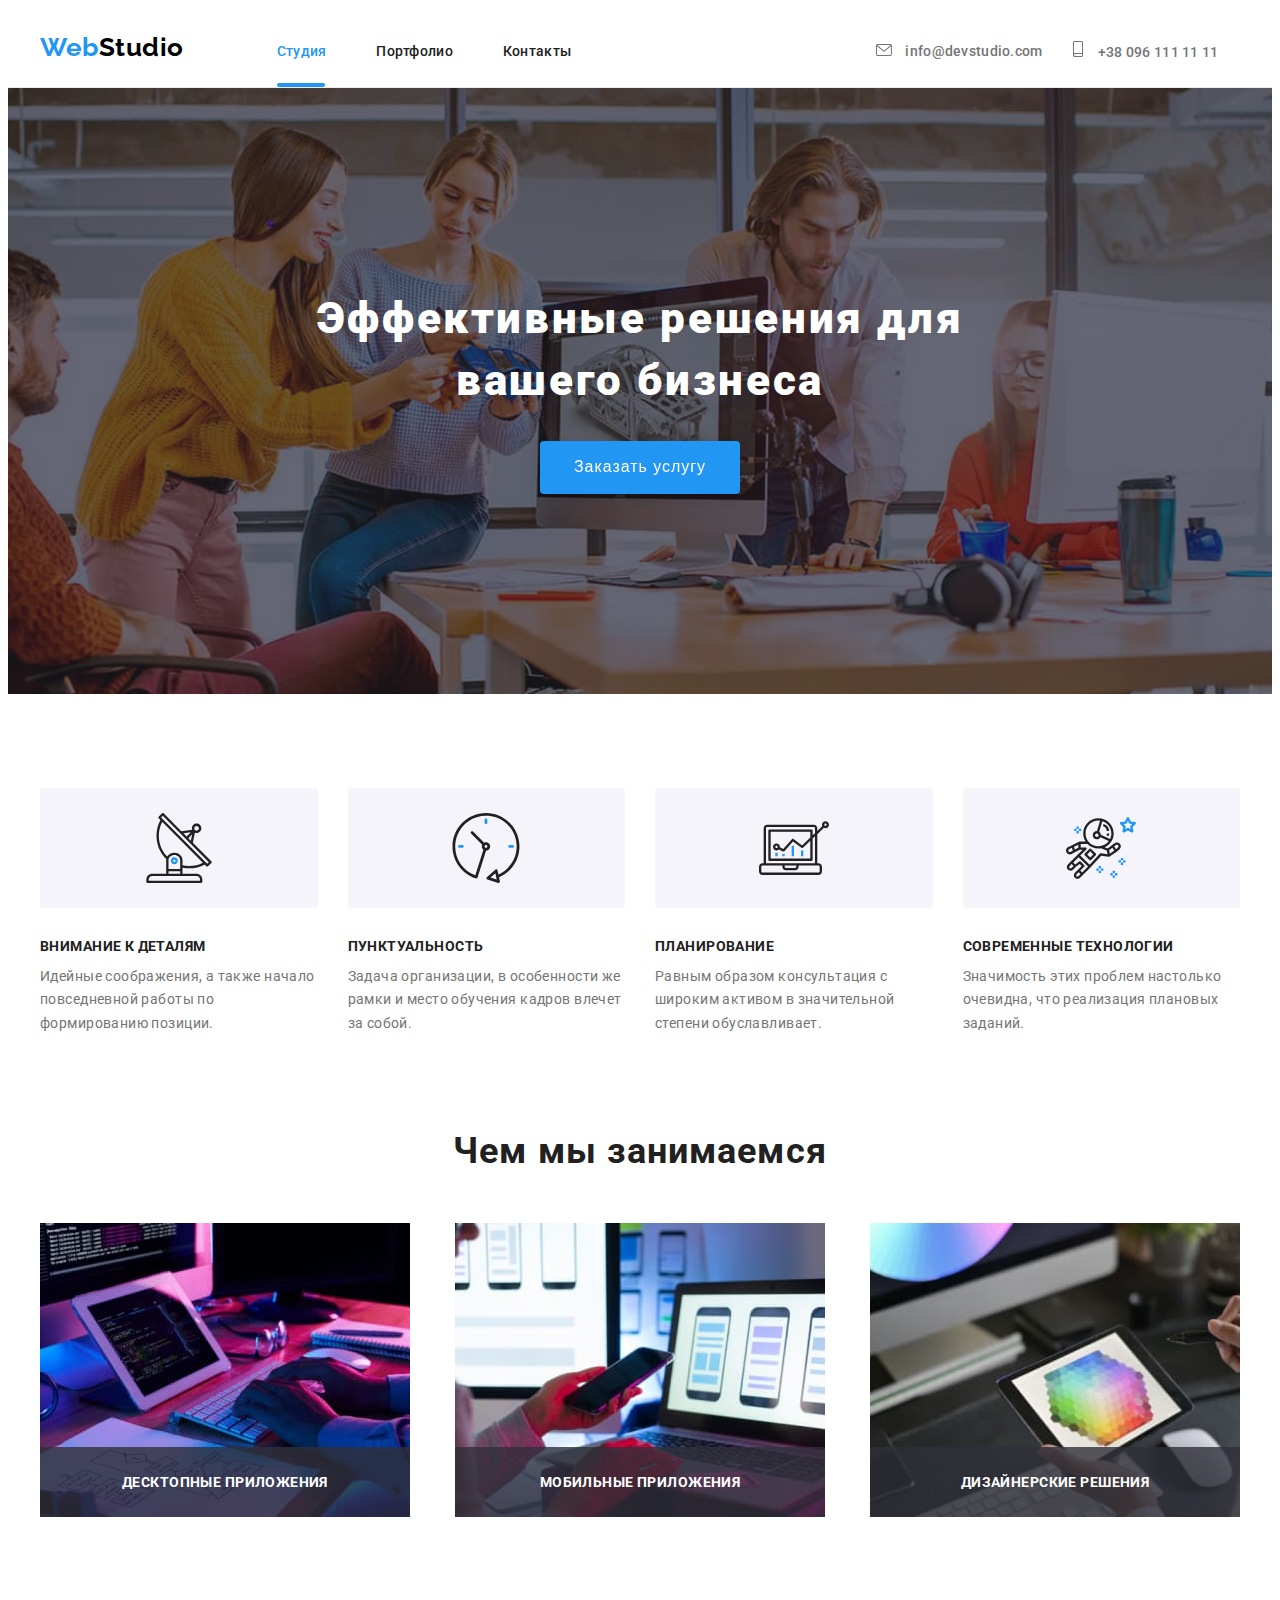
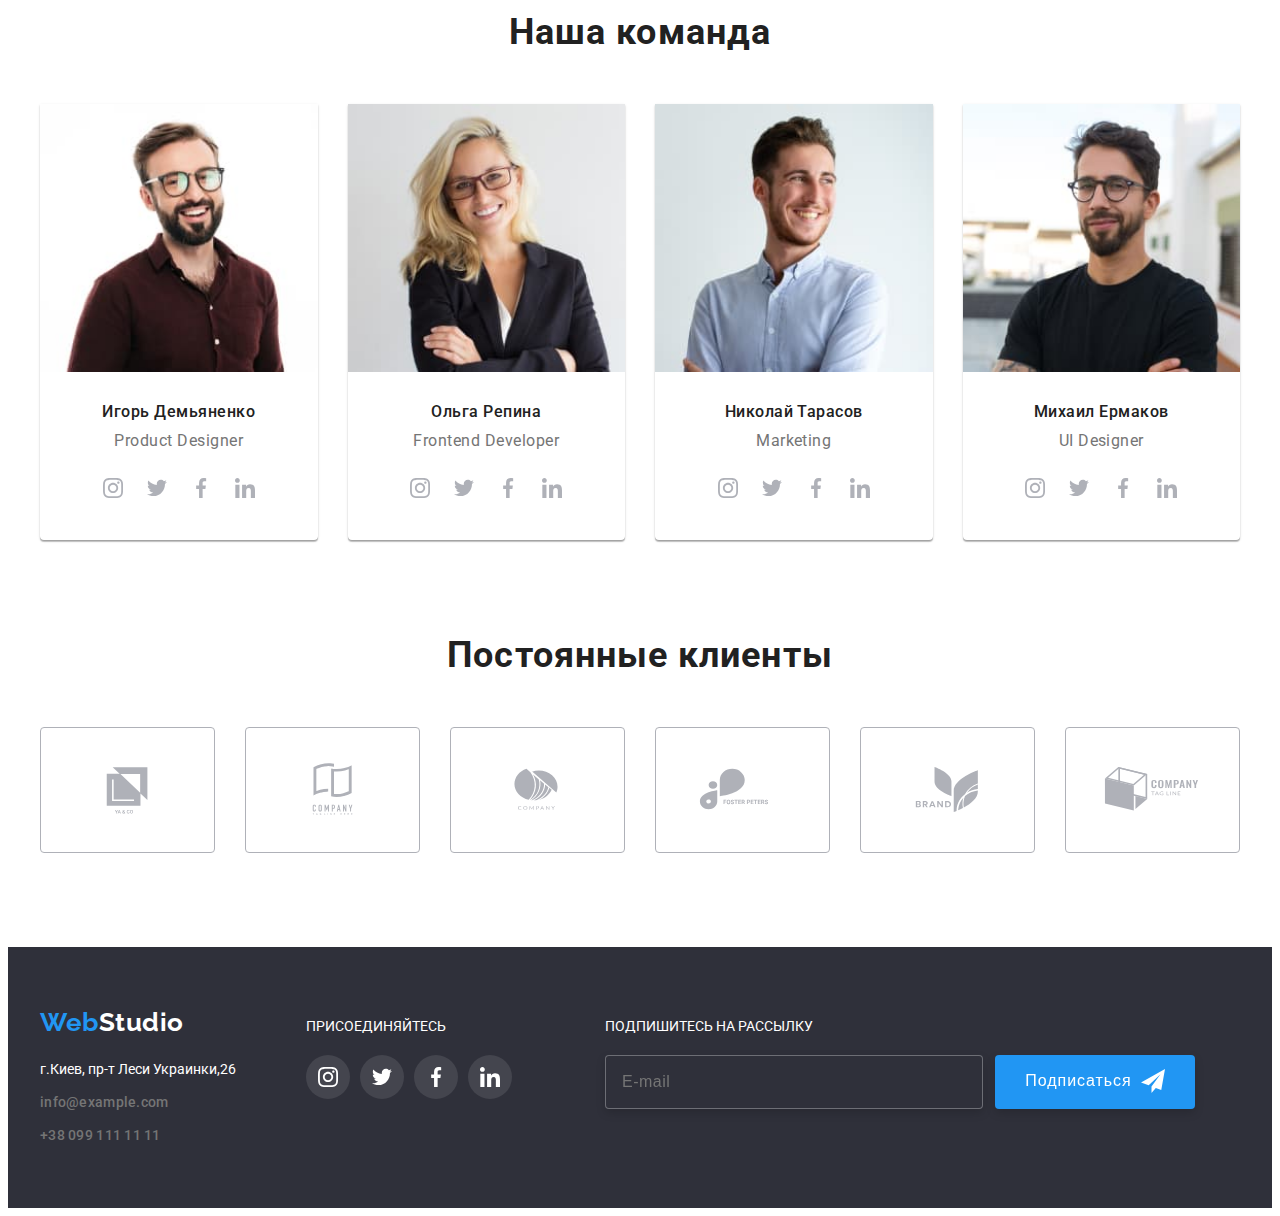
<file: index.html>
<!DOCTYPE html>
<html lang="ru">

<head>
    <meta charset="UTF-8">
    <meta http-equiv="X-UA-Compatible" content="IE=edge">
    <meta name="viewport" content="width=device-width, initial-scale=1.0">
    <title>Document</title>
    <link rel="preconnect" href="https://fonts.googleapis.com">
    <link rel="preconnect" href="https://fonts.gstatic.com" crossorigin>
    <link
        href="https://fonts.googleapis.com/css2?family=Raleway:wght@700&family=Roboto:wght@400;500;700;900&display=swap"
        rel="stylesheet">
    <link rel="stylesheet" href="https://cdnjs.cloudflare.com/ajax/libs/modern-normalize/1.1.0/modern-normalize.min.css"
        integrity="sha512-wpPYUAdjBVSE4KJnH1VR1HeZfpl1ub8YT/NKx4PuQ5NmX2tKuGu6U/JRp5y+Y8XG2tV+wKQpNHVUX03MfMFn9Q=="
        crossorigin="anonymous" referrerpolicy="no-referrer" />
    <link rel="stylesheet" href="./css/main.min.css" />
</head>

<body>
    <!-- Шапка сайта -->
    <header class="page-header">
        <div class="container basic-nav">
            <a href="/" class="basic-nav__logo"><span class="basic-nav__logo--blue">Web</span>Studio</a>
            <button type="button" class="menu-button is-open" aria-expanded="false" aria-controls="menu-container"
                data-menu-button>
                <svg width="24" height="18" aria-label="Переключатель мобильного меню">
                    <use class="icon-menu" href="./images/icons.svg#icon-menu"></use>
                    <use class="navigation-close" href="./images/icons.svg#navigation-close"></use>

                </svg>
            </button>
            <div class="menu-container" id="menu-container" data-menu>
                <nav>
                    <ul class="site-nav">
                        <li class="site-nav__item"><a href="./index.html"
                                class="site-nav__link site-nav__link--current site-nav__link--first">Студия</a></li>
                        <li class="site-nav__item"><a href="./portfolio.html" class="site-nav__link">Портфолио</a></li>
                        <li class="site-nav__item"><a href="#" class="site-nav__link">Контакты</a></li>
                    </ul>
                </nav>
                <ul class="header-contact">
                    <li class="header-contact__item"><a href="mailto:info@devstudio.com" class="header-contact__link">
                            <svg class="header-contact__icon" width="16" height="12">
                                <use href="./images/icons.svg#icon-envelope"></use>
                            </svg>
                            <span>info@devstudio.com</span></a></li>
                    <li class="header-contact__item"><a href="tel:+380961111111" class="header-contact__link header-contact__link--blue">
                            <svg class="header-contact__icon" width="12" height="16">
                                <use href="./images/icons.svg#icon-smartphone"></use>
                            </svg>
                            <span>+38 096 111 11 11</span></a></li>
                </ul>
                <ul class="mobile-list">
                    <li class="mobile-list__item">
                        <a href="#" aria-label="instagram" class="mobile-list__link">Instagram</a>
                    </li>
                    <li class="mobile-list__item">
                        <a href="#" aria-label="instagram" class="mobile-list__link">Twitter</a>
                    </li>
                    <li class="mobile-list__item">
                        <a href="#" aria-label="instagram" class="mobile-list__link">Facebook</a>
                    </li>
                    <li class="mobile-list__item">
                        <a href="#" aria-label="instagram" class="mobile-list__link">Linkedin</a>
                    </li>
                </ul>
            </div>
        </div>
    </header>
    <main>
        <!-- Текст на фоне -->
        <section class="hero">
            <div class="container">
                <h1 class="hero__title">Эффективные решения для вашего бизнеса</h1>
                <button type="button" class="hero__button" data-modal-open>Заказать услугу</button>
                <div class="backdrop is-hidden" data-modal>
                    <div class="modal">

                        <button class="modal__close-button" data-modal-close>
                            <svg class="modal__icon" width="18" height="18">
                                <use href="./images/icons.svg#icon-close"></use>
                            </svg>
                        </button>
                        <p class="modal__title">Оставьте свои данные, мы вам перезвоним</p>
                        <form class="form js-speaker-form">

                            <label class="form-field">
                                <span class="form-field__label">Имя</span>
                                <div class="form-field__box">
                                    <input type="text" name="name" class="form-field__input" />
                                    <svg class="form-field__icon" width="18" height="18">
                                        <use href="./images/icons.svg#icon-person"></use>
                                    </svg>
                                </div>
                            </label>

                            <label class="form-field">
                                <span class="form-field__label">Телефон</span>
                                <div class="form-field__box">
                                    <input type="tel" name="tel" class="form-field__input" />
                                    <svg class="form-field__icon" width="18" height="18">
                                        <use href="./images/icons.svg#icon-phone"></use>
                                    </svg>
                                </div>
                            </label>

                            <label class="form-field">
                                <span class="form-field__label">Почта</span>
                                <div class="form-field__box">
                                    <input type="email" name="email" class="form-field__input" />
                                    <svg class="form-field__icon" width="18" height="18">
                                        <use href="./images/icons.svg#icon-email"></use>
                                    </svg>
                                </div>
                            </label>

                            <label class="form-field">
                                <span class="form-field__label">Комментарий</span>
                                <textarea class="form-field__textarea" name="text"
                                    placeholder="Введите текст"></textarea>
                            </label>

                            <label class="checkbox">
                                <input class="checkbox__input" type="checkbox" name="" value="consent" />
                                <svg class="checkbox__icon" width="16" height="15">
                                    <use href="./images/icons.svg#icon-check"></use>
                                </svg>
                                Соглашаюсь с рассылкой и принимаю <a href="#" class="checkbox__link">Условия
                                    договора</a>
                            </label>

                            <button class="modal__button" type="submit">Отправить</button>
                        </form>
                    </div>
                </div>
            </div>
        </section>
        <!-- Наши преимущества -->
        <section class="section advantages">
            <div class="container">
                <ul class="advantage">
                    <li class="advantage__item">
                        <div class="advantage__icon">
                            <svg height="70" width="70">
                                <use href="./images/icons.svg#icon-antenna"></use>
                            </svg>
                        </div>
                        <h2 class="advantage__title">Внимание к деталям</h2>
                        <p class="advantage__description">
                            Идейные соображения, а также начало повседневной работы по формированию позиции.
                        </p>
                    </li>
                    <li class="advantage__item">
                        <div class="advantage__icon">
                            <svg height="70" width="70">
                                <use href="./images/icons.svg#icon-clock"></use>
                            </svg>
                        </div>
                        <h2 class="advantage__title">Пунктуальность</h2>
                        <p class="advantage__description">
                            Задача организации, в особенности же рамки и место обучения кадров влечет за собой.
                        </p>
                    </li>
                    <li class="advantage__item">
                        <div class="advantage__icon">
                            <svg height="70" width="70">
                                <use href="./images/icons.svg#icon-diagram"></use>
                            </svg>
                        </div>
                        <h2 class="advantage__title">Планирование</h2>
                        <p class="advantage__description">
                            Равным образом консультация с широким активом в значительной степени обуславливает.
                        </p>
                    </li>
                    <li class="advantage__item">
                        <div class="advantage__icon">
                            <svg height="70" width="70">
                                <use href="./images/icons.svg#icon-astronaut"></use>
                            </svg>
                        </div>
                        <h2 class="advantage__title">Современные технологии</h2>
                        <p class="advantage__description">
                            Значимость этих проблем настолько очевидна, что реализация плановых заданий.
                        </p>
                    </li>
                </ul>
            </div>
        </section>
        <!-- Чем занимаемся -->
        <section class="section work">
            <div class="container">
                <h2 class="work__title">Чем мы занимаемся</h2>
                <ul class="work-list">
                    <li class="work-list__item"><a href="#"><img 
                        srcset="./images/photo1.jpg 1x,
                        ./images/photo1r.jpg 2x" src="./images/photo1.jpg" alt="Ноутбук" width="370" />
                            <div class="work-list__box">
                                <p class="work-list__title">Десктопные приложения</p>
                            </div>
                        </a>
                    </li>
                    <li class="work-list__item"><a href="#"><img  srcset="./images/photo2.jpg 1x,
                        ./images/photo2r.jpg 2x" src="./images/photo2.jpg" alt="Смартфон" width="370" />
                            <div class="work-list__box">
                                <p class="work-list__title">Мобильные приложения</p>
                            </div>
                        </a>
                    </li>
                    <li class="work-list__item"><a href="#"><img  srcset="./images/photo3.jpg 1x,
                        ./images/photo3r.jpg 2x" src="./images/photo3.jpg" alt="Планшет" width="370" />
                            <div class="work-list__box">
                                <p class="work-list__title">Дизайнерские решения</p>
                            </div>
                        </a>
                    </li>
                </ul>
            </div>
        </section>
        <!-- Команда -->
        <section class="section team-work">
            <div class="container">
                <h2 class="team-work__title">Наша команда</h2>
                <ul class="team">
                    <li class="team__item">
                    <img  srcset="
                    ./images/img01.jpg 1x, 
                    ./images/img01r.jpg 2x"
                    src="./images/img01.jpg" alt="Фото Игоря Демьяненко" width="100%" />
                        <div class="team-members">
                            <h3 class="team-members__name">Игорь Демьяненко</h3>
                            <p lang="en" class="team-members__profession">Product Designer</p>
                            <ul class="social-list">
                                <li><a href="#" aria-label="instagram" class="social-list__network">
                                        <svg class="social-list__icon" width="20" height="20">
                                            <use href="./images/icons.svg#icon-instagram"></use>
                                        </svg>
                                    </a>
                                </li>
                                <li><a href="#" aria-label="twitter" class="social-list__network">
                                        <svg class="social-list__icon" width="20" height="20">
                                            <use href="./images/icons.svg#icon-twitter"></use>
                                        </svg>
                                    </a></li>
                                <li><a href="#" aria-label="facebook" class="social-list__network">
                                        <svg class="social-list__icon" width="20" height="20">
                                            <use href="./images/icons.svg#icon-facebook"></use>
                                        </svg>
                                    </a></li>
                                <li><a href="#" aria-label="linkedin" class="social-list__network">
                                        <svg class="social-list__icon" width="20" height="20">
                                            <use href="./images/icons.svg#icon-linkedin"></use>
                                        </svg>
                                    </a></li>
                            </ul>
                        </div>
                    </li>
                    <li class="team__item">
                        <img 
                        srcset="
                        ./images/img02.jpg 1x,
                        ./images/img02r.jpg 2x"
                        src="./images/img02.jpg" alt="Фото Ольги Репины" width="100%" />
                        <div class="team-members">
                            <h3 class="team-members__name">Ольга Репина</h3>
                            <p lang="en" class="team-members__profession">Frontend Developer</p>
                            <ul class="social-list">
                                <li><a href="#" aria-label="instagram" class="social-list__network">
                                        <svg class="social-list__icon" width="20" height="20">
                                            <use href="./images/icons.svg#icon-instagram"></use>
                                        </svg>
                                    </a>
                                </li>
                                <li><a href="#" aria-label="twitter" class="social-list__network">
                                        <svg class="social-list__icon" width="20" height="20">
                                            <use href="./images/icons.svg#icon-twitter"></use>
                                        </svg>
                                    </a></li>
                                <li><a href="#" aria-label="facebook" class="social-list__network">
                                        <svg class="social-list__icon" width="20" height="20">
                                            <use href="./images/icons.svg#icon-facebook"></use>
                                        </svg>
                                    </a></li>
                                <li><a href="#" aria-label="linkedin" class="social-list__network">
                                        <svg class="social-list__icon" width="20" height="20">
                                            <use href="./images/icons.svg#icon-linkedin"></use>
                                        </svg>
                                    </a></li>
                            </ul>
                        </div>
                    </li>
                    <li class="team__item">
                        <img 
                        srcset="
                        ./images/img03.jpg 1x,
                        ./images/img03r.jpg 2x"
                        src="./images/img03.jpg" alt="Фото Николая Тарасова" width="100%" />
                        <div class="team-members">
                            <h3 class="team-members__name">Николай Тарасов</h3>
                            <p lang="en" class="team-members__profession">Marketing</p>
                            <ul class="social-list">
                                <li><a href="#" aria-label="instagram" class="social-list__network">
                                        <svg class="social-list__icon" width="20" height="20">
                                            <use href="./images/icons.svg#icon-instagram"></use>
                                        </svg>
                                    </a>
                                </li>
                                <li><a href="#" aria-label="twitter" class="social-list__network">
                                        <svg class="social-list__icon" width="20" height="20">
                                            <use href="./images/icons.svg#icon-twitter"></use>
                                        </svg>
                                    </a></li>
                                <li><a href="#" aria-label="facebook" class="social-list__network">
                                        <svg class="social-list__icon" width="20" height="20">
                                            <use href="./images/icons.svg#icon-facebook"></use>
                                        </svg>
                                    </a></li>
                                <li><a href="#" aria-label="linkedin" class="social-list__network">
                                        <svg class="social-list__icon" width="20" height="20">
                                            <use href="./images/icons.svg#icon-linkedin"></use>
                                        </svg>
                                    </a></li>
                            </ul>
                        </div>
                    </li>
                    <li class="team__item">
                        <img 
                        srcset="
                        ./images/img04.jpg 1x,
                        ./images/img04r.jpg 2x"
                        src="./images/img04.jpg" alt="Фото Михаила Ермакова" width="100%" />
                        <div class="team-members">
                            <h3 class="team-members__name">Михаил Ермаков</h3>
                            <p lang="en" class="team-members__profession">UI Designer</p>
                            <ul class="social-list">
                                <li><a href="#" aria-label="instagram" class="social-list__network">
                                        <svg class="social-list__icon" width="20" height="20">
                                            <use href="./images/icons.svg#icon-instagram"></use>
                                        </svg>
                                    </a>
                                </li>
                                <li><a href="#" aria-label="twitter" class="social-list__network">
                                        <svg class="social-list__icon" width="20" height="20">
                                            <use href="./images/icons.svg#icon-twitter"></use>
                                        </svg>
                                    </a></li>
                                <li><a href="#" aria-label="facebook" class="social-list__network">
                                        <svg class="social-list__icon" width="20" height="20">
                                            <use href="./images/icons.svg#icon-facebook"></use>
                                        </svg>
                                    </a></li>
                                <li><a href="#" aria-label="linkedin" class="social-list__network">
                                        <svg class="social-list__icon" width="20" height="20">
                                            <use href="./images/icons.svg#icon-linkedin"></use>
                                        </svg>
                                    </a></li>
                            </ul>
                        </div>
                    </li>
                </ul>
            </div>
        </section>
        <!-- Клиенты -->
        <section class="section customers">
            <div class="container">
                <h2 class="customers__title">Постоянные клиенты</h2>
                <ul class="customers-list">
                    <li class="customers-list__item"><a href="#" class="customers-list__link">
                            <svg class="customers-list__icon" width="106" height="60">
                                <use href="./images/icons.svg#icon-logo1"></use>
                            </svg>
                        </a></li>
                    <li class="customers-list__item"><a href="#" class="customers-list__link">
                            <svg class="customers-list__icon" width="106" height="60">
                                <use href="./images/icons.svg#icon-logo2"></use>
                            </svg>
                        </a></li>
                    <li class="customers-list__item"><a href="#" class="customers-list__link">
                            <svg class="customers-list__icon" width="106" height="60">
                                <use href="./images/icons.svg#icon-logo3"></use>
                            </svg>
                        </a></li>
                    <li class="customers-list__item"><a href="#" class="customers-list__link">
                            <svg class="customers-list__icon" width="106" height="60">
                                <use href="./images/icons.svg#icon-logo4"></use>
                            </svg>
                        </a></li>
                    <li class="customers-list__item"><a href="#" class="customers-list__link">
                            <svg class="customers-list__icon" width="106" height="60">
                                <use href="./images/icons.svg#icon-logo5"></use>
                            </svg>
                        </a></li>
                    <li class="customers-list__item"><a href="#" class="customers-list__link">
                            <svg class="customers-list__icon" width="106" height="60">
                                <use href="./images/icons.svg#icon-logo6"></use>
                            </svg>
                        </a></li>
                </ul>
            </div>

        </section>
    </main>
    <footer class="footer section">
        <div class="container">
            <ul class="footer-content">
                <li class="address-footer">
                    <a href="/" class="address-footer__logo"><span class="address-footer__logo--blue">Web</span><span
                            class="address-footer__logo--white">Studio</span></a>
                    <address>
                        <ul class="footer-contact">
                            <li class="footer-contact__item"><a
                                    href="https://www.google.com.ua/maps/place/%D0%B1%D1%83%D0%BB.+%D0%9B%D0%B5%D1%81%D0%B8+%D0%A3%D0%BA%D1%80%D0%B0%D0%B8%D0%BD%D0%BA%D0%B8,+26,+%D0%9A%D0%B8%D0%B5%D0%B2,+02000/@50.4265841,30.5361971,17z/data=!3m1!4b1!4m5!3m4!1s0x40d4cf0e033ecbe9:0x57a4dffefec77da0!8m2!3d50.4265807!4d30.5383858?hl=ru"
                                    class="footer-contact__address-link">г.Киев, пр-т Леси Украинки,26</a></li>
                            <li class="footer-contact__item"><a href="mailto:info@example.com"
                                    class="footer-contact__link">info@example.com</a>
                            </li>
                            <li class="footer-contact__item"><a href="tel:+380991111111"
                                    class="footer-contact__link">+38 099 111 11 11</a></li>
                        </ul>
                    </address>
                </li>


                <li class="join">
                    <p class="join__title">присоединяйтесь</p>
                    <ul class="social-footer">
                        <li class="social-footer__item"><a href="#" aria-label="instagram" class="social-footer__link">
                                <svg class="social-footer__icon" width="20" height="20">
                                    <use href="./images/icons.svg#icon-instagram"></use>
                                </svg>
                            </a>
                        </li>
                        <li class="social-footer__item"><a href="#" aria-label="twitter" class="social-footer__link">
                                <svg class="social-footer__icon" width="20" height="20">
                                    <use href="./images/icons.svg#icon-twitter"></use>
                                </svg>
                            </a></li>
                        <li class="social-footer__item"><a href="#" aria-label="facebook" class="social-footer__link">
                                <svg class="social-footer__icon" width="20" height="20">
                                    <use href="./images/icons.svg#icon-facebook"></use>
                                </svg>
                            </a></li>
                        <li class="social-footer__item"><a href="#" aria-label="linkedin" class="social-footer__link">
                                <svg class="social-footer__icon" width="20" height="20">
                                    <use href="./images/icons.svg#icon-linkedin"></use>
                                </svg>
                            </a></li>
                    </ul>
                </li>
                <li class="sign-up">
                    <p class="sign-up__title">Подпишитесь на рассылку</p>
                    <form class="form-sign-up">
                        <label>
                            <input class="form-sign-up__input" type="email" placeholder="E-mail" />
                        </label>
                        <button type="submit" class="form-sign-up__button">Подписаться
                            <svg class="form-sign-up__icon" width="24" height="24">
                                <use href="./images/icons.svg#icon-send"></use>
                            </svg>
                        </button>
                    </form>
                </li>
            </ul>
        </div>
    </footer>
    <script src="./js/modal.js"></script>
    <script>
        (() => {
            document
                .querySelector('.js-speaker-form')
                .addEventListener('submit', e => {
                    e.preventDefault();

                    new FormData(e.currentTarget).forEach((value, name) =>
                        console.log(`${name}: ${value}`),
                    );

                    e.currentTarget.reset();
                });
        })();
    </script>
</body>

</html>
</file>
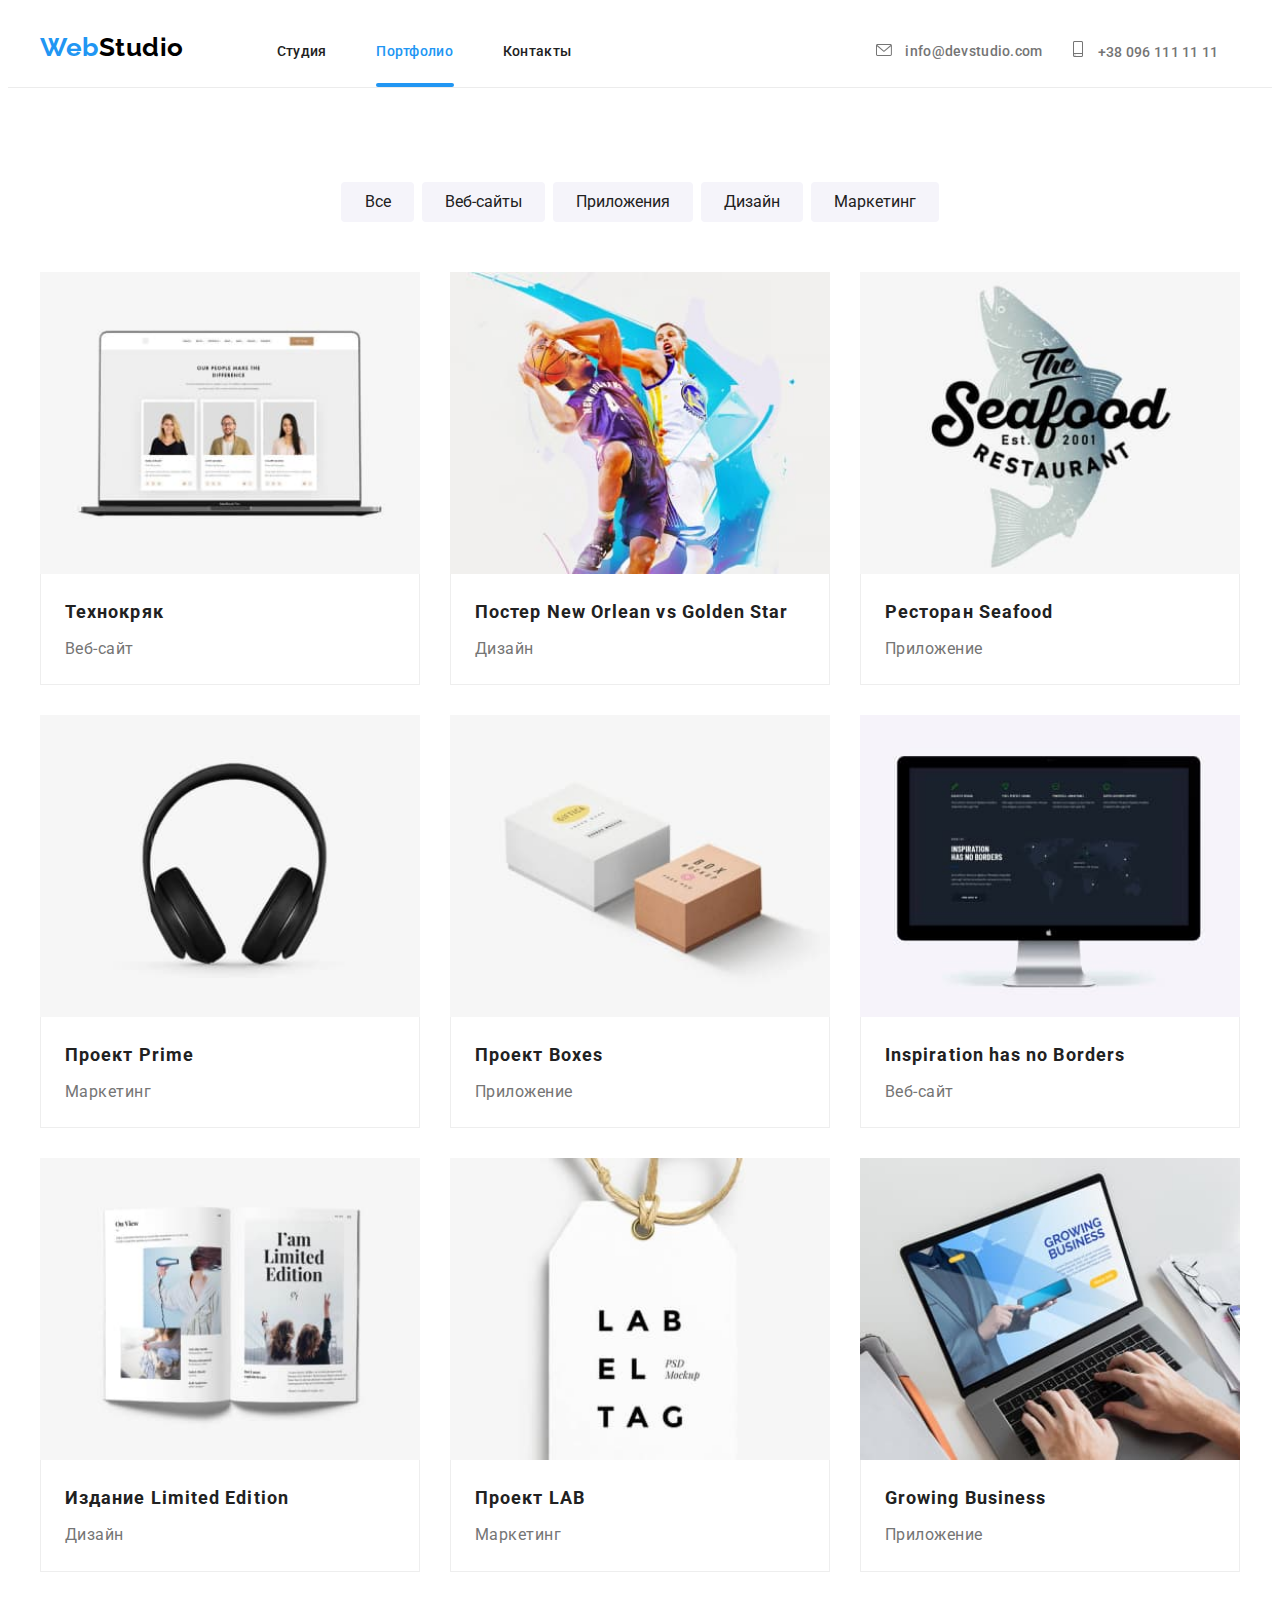
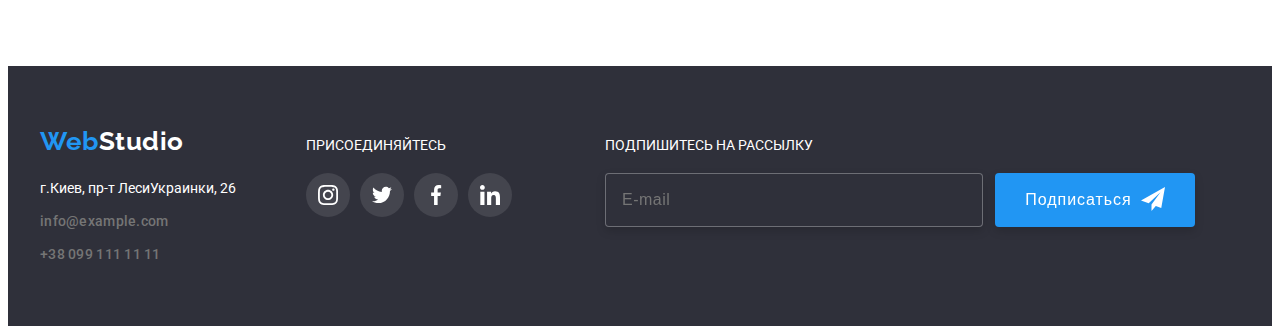
<file: portfolio.html>
<!DOCTYPE html>
<html lang="ru">

<head>
    <meta charset="UTF-8">
    <meta http-equiv="X-UA-Compatible" content="IE=edge">
    <meta name="viewport" content="width=device-width, initial-scale=1.0">
    <title>Document</title>
    <link rel="preconnect" href="https://fonts.googleapis.com">
    <link rel="preconnect" href="https://fonts.gstatic.com" crossorigin>
    <link
        href="https://fonts.googleapis.com/css2?family=Raleway:wght@700&family=Roboto:wght@400;500;700;900&display=swap"
        rel="stylesheet">
    <link rel="stylesheet" href="https://cdnjs.cloudflare.com/ajax/libs/modern-normalize/1.1.0/modern-normalize.min.css"
        integrity="sha512-wpPYUAdjBVSE4KJnH1VR1HeZfpl1ub8YT/NKx4PuQ5NmX2tKuGu6U/JRp5y+Y8XG2tV+wKQpNHVUX03MfMFn9Q=="
        crossorigin="anonymous" referrerpolicy="no-referrer" />
    <link rel="stylesheet" href="./css/main.min.css" />
</head>

<body>
    <!-- Шапка сайта -->
    <header class="page-header">
        <div class="container basic-nav">
            <a href="/" class="basic-nav__logo"><span class="basic-nav__logo--blue">Web</span>Studio</a>
            <button type="button" class="menu-button is-open" aria-expanded="false" aria-controls="menu-container"
            data-menu-button>
            <svg width="24" height="18" aria-label="Переключатель мобильного меню">
                <use class="icon-menu" href="./images/icons.svg#icon-menu"></use>
                <use class="navigation-close" href="./images/icons.svg#navigation-close"></use>

            </svg>
        </button>
        <div class="menu-container" id="menu-container" data-menu>
            <nav>
                <ul class="site-nav">
                    <li class="site-nav__item"><a href="./index.html" class="site-nav__link">Студия</a></li>
                    <li class="site-nav__item"><a href="./portfolio.html" class="site-nav__link site-nav__link--current site-nav__link--second">Портфолио</a></li>
                    <li class="site-nav__item"><a href="/Контакты" class="site-nav__link">Контакты</a></li>
                </ul>
            </nav>
            <ul class="header-contact">
                <li class="header-contact__item"><a href="mailto:info@devstudio.com" class="header-contact__link">
                        <svg class="header-contact__icon" width="16" height="12">
                            <use href="./images/icons.svg#icon-envelope"></use>
                        </svg>
                        <span>info@devstudio.com</span></a></li>
                <li class="header-contact__item"><a href="tel:+380961111111" class="header-contact__link header-contact__link--blue">
                        <svg class="header-contact__icon" width="12" height="16">
                            <use href="./images/icons.svg#icon-smartphone"></use>
                        </svg>
                        <span>+38 096 111 11 11</span></a></li>
            </ul>
            <ul class="mobile-list">
                <li class="mobile-list__item">
                    <a href="#" aria-label="instagram" class="mobile-list__link">Instagram</a>
                </li>
                <li class="mobile-list__item">
                    <a href="#" aria-label="instagram" class="mobile-list__link">Twitter</a>
                </li>
                <li class="mobile-list__item">
                    <a href="#" aria-label="instagram" class="mobile-list__link">Facebook</a>
                </li>
                <li class="mobile-list__item">
                    <a href="#" aria-label="instagram" class="mobile-list__link">Linkedin</a>
                </li>
            </ul>
            </div>
        </div>
    </header>
    <main>
        <!-- Кнопкы -->
        <section class="section portfolio">
            <div class="container">
                <h1 class="hide">Проекты</h1>
                <ul class="filters">
                    <li class="filters__item"> <button type="button" class="filters__button">Все</button></li>
                    <li class="filters__item"> <button type="button" class="filters__button">Веб-сайты</button></li>
                    <li class="filters__item"> <button type="button" class="filters__button">Приложения</button></li>
                    <li class="filters__item"> <button type="button" class="filters__button">Дизайн</button></li>
                    <li class="filters__item"> <button type="button" class="filters__button">Маркетинг</button></li>
                </ul>
                <!-- Проекты -->
                <ul class="projects">
                    <li class="projects__item">
                        <div class="projects__thumb">
                            <img srcset="
                        ./images/img11.jpg 1x,
                        ./images/img11r.jpg 2x"
                            src="./images/img11.jpg" alt="Ноутбук" width="100%" />
                            <div class="projects__overlay">
                                <p class="projects__content">Технокряк это современная площадка распространения
                                    коронавируса. Компании используют эту платформу для цифрового шпионажа и атак на
                                    защищённые сервера конкурентов.</p>
                            </div>
                        </div>
                        <div class="projects__caption">
                            <h2 class="projects__title">Технокряк</h2>
                            <p class="projects__description">Веб-сайт</p>
                        </div>
                    </li>
                    <li class="projects__item">
                        <div class="projects__thumb">
                            <img srcset="
                            ./images/img21.jpg 1x,
                            ./images/img21r.jpg 2x"
                            src="./images/img21.jpg" alt="Баскетболисты" width="100%" />
                            <div class="projects__overlay">
                                <p class="projects__content">Технокряк это современная площадка распространения
                                    коронавируса. Компании используют эту платформу для цифрового шпионажа и атак на
                                    защищённые сервера конкурентов.</p>
                            </div>
                        </div>
                        <div class="projects__caption">
                            <h2 class="projects__title">Постер New Orlean vs Golden Star</h2>
                            <p class="projects__description">Дизайн</p>
                        </div>
                    </li>
                    <li class="projects__item">
                        <div class="projects__thumb">
                            <img srcset="
                            ./images/img31.jpg 1x,
                            ./images/img31r.jpg 2x"
                            src="./images/img31.jpg" alt="Логотип ресторана" width="100%" />
                            <div class="projects__overlay">
                                <p class="projects__content">Технокряк это современная площадка распространения
                                    коронавируса. Компании используют эту платформу для цифрового шпионажа и атак на
                                    защищённые сервера конкурентов.</p>
                            </div>
                        </div>
                        <div class="projects__caption">
                            <h2 class="projects__title">Ресторан Seafood</h2>
                            <p class="projects__description">Приложение</p>
                        </div>
                    </li>
                    <li class="projects__item">
                        <div class="projects__thumb">
                            <img srcset="
                            ./images/img41.jpg 1x,
                            ./images/img41r.jpg 2x"
                            src="./images/img41.jpg" alt="Наушники" width="100%" />
                            <div class="projects__overlay">
                                <p class="projects__content">Технокряк это современная площадка распространения
                                    коронавируса. Компании используют эту платформу для цифрового шпионажа и атак на
                                    защищённые сервера конкурентов.</p>
                            </div>
                        </div>
                        <div class="projects__caption">
                            <h2 class="projects__title">Проект Prime</h2>
                            <p class="projects__description">Маркетинг</p>
                        </div>
                    </li>
                    <li class="projects__item">
                        <div class="projects__thumb">
                            <img srcset="
                            ./images/img51.jpg 1x,
                            ./images/img51r.jpg 2x"
                            src="./images/img51.jpg" alt="Коробки" width="100%" />
                            <div class="projects__overlay">
                                <p class="projects__content">Технокряк это современная площадка распространения
                                    коронавируса. Компании используют эту платформу для цифрового шпионажа и атак на
                                    защищённые сервера конкурентов.</p>
                            </div>
                        </div>
                        <div class="projects__caption">
                            <h2 class="projects__title">Проект Boxes</h2>
                            <p class="projects__description">Приложение</p>
                        </div>
                    </li>
                    <li class="projects__item">
                        <div class="projects__thumb">
                            <img srcset="
                            ./images/img61.jpg 1x,
                            ./images/img61r.jpg 2x"
                            src="./images/img61.jpg" alt="Монитор" width="100%" />
                            <div class="projects__overlay">
                                <p class="projects__content">Технокряк это современная площадка распространения
                                    коронавируса. Компании используют эту платформу для цифрового шпионажа и атак на
                                    защищённые сервера конкурентов.</p>
                            </div>
                        </div>
                        <div class="projects__caption">
                            <h2 class="projects__title">Inspiration has no Borders</h2>
                            <p class="projects__description">Веб-сайт</p>
                        </div>
                    </li>
                    <li class="projects__item">
                        <div class="projects__thumb">
                            <img srcset="
                        ./images/img71.jpg 1x,
                        ./images/img71r.jpg 2x"
                            src="./images/img71.jpg" alt="Журнал" width="100%" />
                            <div class="projects__overlay">
                                <p class="projects__content">Технокряк это современная площадка распространения
                                    коронавируса. Компании используют эту платформу для цифрового шпионажа и атак на
                                    защищённые сервера конкурентов.</p>
                            </div>
                        </div>
                        <div class="projects__caption">
                            <h2 class="projects__title">Издание Limited Edition</h2>
                            <p class="projects__description">Дизайн</p>
                        </div>
                    </li>
                    <li class="projects__item">
                        <div class="projects__thumb">
                            <img srcset="
                        ./images/img81.jpg 1x,
                        ./images/img81r.jpg 2x"
                            src="./images/img81.jpg" alt="Лейбл" width="100%" />
                            <div class="projects__overlay">
                                <p class="projects__content">Технокряк это современная площадка распространения
                                    коронавируса. Компании используют эту платформу для цифрового шпионажа и атак на
                                    защищённые сервера конкурентов.</p>
                            </div>
                        </div>
                        <div class="projects__caption">
                            <h2 class="projects__title">Проект LAB</h2>
                            <p class="projects__description">Маркетинг</p>
                        </div>
                    </li>
                    <li class="projects__item">
                        <div class="projects__thumb"> 
                            <img srcset="
                            ./images/img91.jpg 1x,
                            ./images/img91r.jpg 2x"
                            src="./images/img91.jpg" alt="Компьютер" width="100%" />
                            <div class="projects__overlay">
                                <p class="projects__content">Технокряк это современная площадка распространения
                                    коронавируса. Компании используют эту платформу для цифрового шпионажа и атак на
                                    защищённые сервера конкурентов.</p>
                            </div>
                        </div>
                        <div class="projects__caption">
                            <h2 class="projects__title">Growing Business</h2>
                            <p class="projects__description">Приложение</p>
                        </div>
                    </li>
                </ul>
            </div>
        </section>

    </main>
    <footer class="footer section">
        <div class="container">
            <ul class="footer-content">
                <li class="address-footer">
                    <a href="/" class="address-footer__logo"><span class="address-footer__logo--blue">Web</span><span
                            class="address-footer__logo--white">Studio</span></a>
                    <address>
                        <ul class="footer-contact">
                            <li class="footer-contact__item"><a
                                    href="https://www.google.com.ua/maps/place/%D0%B1%D1%83%D0%BB.+%D0%9B%D0%B5%D1%81%D0%B8+%D0%A3%D0%BA%D1%80%D0%B0%D0%B8%D0%BD%D0%BA%D0%B8,+26,+%D0%9A%D0%B8%D0%B5%D0%B2,+02000/@50.4265841,30.5361971,17z/data=!3m1!4b1!4m5!3m4!1s0x40d4cf0e033ecbe9:0x57a4dffefec77da0!8m2!3d50.4265807!4d30.5383858?hl=ru"
                                    class="footer-contact__address-link">г.Киев, пр-т ЛесиУкраинки, 26</a></li>
                            <li class="footer-contact__item"><a href="mailto:info@example.com" class="footer-contact__link">info@example.com</a>
                            </li>
                            <li class="footer-contact__item"><a href="tel:+380991111111" class="footer-contact__link">+38 099 111 11 11</a></li>
                        </ul>
                    </address>
                </li>
                <li class="join">
                    <p class="join__title">присоединяйтесь</p>
                    <ul class="social-footer">
                        <li class="social-footer__item"><a href="#" aria-label="instagram" class="social-footer__link">
                                <svg class="social-footer__icon" width="20" height="20">
                                    <use href="./images/icons.svg#icon-instagram"></use>
                                </svg>
                            </a>
                        </li>
                        <li class="social-footer__item"><a href="#" aria-label="twitter" class="social-footer__link">
                                <svg class="social-footer__icon" width="20" height="20">
                                    <use href="./images/icons.svg#icon-twitter"></use>
                                </svg>
                            </a></li>
                        <li class="social-footer__item"><a href="#" aria-label="facebook" class="social-footer__link">
                                <svg class="social-footer__icon" width="20" height="20">
                                    <use href="./images/icons.svg#icon-facebook"></use>
                                </svg>
                            </a></li>
                        <li class="social-footer__item"><a href="#" aria-label="linkedin" class="social-footer__link">
                                <svg class="social-footer__icon" width="20" height="20">
                                    <use href="./images/icons.svg#icon-linkedin"></use>
                                </svg>
                            </a></li>
                    </ul>
                </li>
                <li class="sign-up">
                    <p class="sign-up__title">Подпишитесь на рассылку</p>
                    <form class="form-sign-up">
                        <label>
                            <input class="form-sign-up__input" type="email" placeholder="E-mail"/>
                        </label>
                            <button type="submit" class="form-sign-up__button">Подписаться
                                <svg class="form-sign-up__icon" width="24" height="24">
                                    <use href="./images/icons.svg#icon-send"></use>
                                </svg>
                            </button>
                    </form>
                </li>
            </ul>
        </div>
    </footer>
    <script src="./js/modal.js"></script>
    <script> (() => {
        const menuBtnRef = document.querySelector("[data-menu-button]");
        const mobileMenuRef = document.querySelector("[data-menu]");
      
        menuBtnRef.addEventListener("click", () => {
          const expanded =
            menuBtnRef.getAttribute("aria-expanded") === "true" || false;
      
          menuBtnRef.classList.toggle("is-open");
          menuBtnRef.setAttribute("aria-expanded", !expanded);
      
          mobileMenuRef.classList.toggle("is-open");
        });
      })();
    </script>
</body>

</html>
</file>
<file: css/main.min.css>
.footer-contact__link{color:#757575;font-size:14px;font-weight:500;line-height:1.2;letter-spacing:0.02em;text-decoration:none;display:-webkit-inline-box;display:-ms-inline-flexbox;display:inline-flex;-webkit-box-align:center;-ms-flex-align:center;align-items:center;-webkit-transition:color 250ms cubic-bezier(0.4, 0, 0.2, 1);transition:color 250ms cubic-bezier(0.4, 0, 0.2, 1)}.sign-up__title,.join__title{font-size:14px;line-height:1.1;text-transform:uppercase;color:#fff;margin-bottom:20px}.basic-nav__logo,.address-footer__logo{color:#000;font-family:"Raleway",sans-serif;font-size:26px;font-weight:700;line-height:1.2;letter-spacing:0.02em;text-decoration:none}.work__title,.team-work__title,.customers__title{color:#212121;font-size:36px;font-weight:700;line-height:1.2;letter-spacing:0.03em;text-align:center;margin-bottom:50px}@media screen and (max-width: 1199px){.work__title,.team-work__title,.customers__title{font-size:28px;line-height:1.1;margin-bottom:30px}}.social-list__network,.social-footer__link{width:44px;height:44px;border-radius:50%;-webkit-transition:background-color 250ms cubic-bezier(0.4, 0, 0.2, 1);transition:background-color 250ms cubic-bezier(0.4, 0, 0.2, 1)}.hero__button,.form-sign-up__button,.modal__button{min-height:50px;min-width:200px;letter-spacing:0.06em;font-size:16px;line-height:1.9;color:#fff;border:1px solid transparent;border-radius:4px;-webkit-filter:drop-shadow(0px 4px 4px rgba(0,0,0,0.15));filter:drop-shadow(0px 4px 4px rgba(0,0,0,0.15));background-color:#2196F3;cursor:pointer;-webkit-transition:background-color 250ms cubic-bezier(0.4, 0, 0.2, 1),color 250ms cubic-bezier(0.4, 0, 0.2, 1),-webkit-box-shadow 250ms cubic-bezier(0.4, 0, 0.2, 1);transition:background-color 250ms cubic-bezier(0.4, 0, 0.2, 1),color 250ms cubic-bezier(0.4, 0, 0.2, 1),-webkit-box-shadow 250ms cubic-bezier(0.4, 0, 0.2, 1);transition:background-color 250ms cubic-bezier(0.4, 0, 0.2, 1),color 250ms cubic-bezier(0.4, 0, 0.2, 1),box-shadow 250ms cubic-bezier(0.4, 0, 0.2, 1);transition:background-color 250ms cubic-bezier(0.4, 0, 0.2, 1),color 250ms cubic-bezier(0.4, 0, 0.2, 1),box-shadow 250ms cubic-bezier(0.4, 0, 0.2, 1),-webkit-box-shadow 250ms cubic-bezier(0.4, 0, 0.2, 1)}.hero__button:hover,.hero__button:focus,.form-sign-up__button:hover,.form-sign-up__button:focus,.modal__button:hover,.modal__button:focus{background-color:#fff;color:#2196F3}body{background-color:#fff;color:#757575;font-family:"Roboto","Helvetica",sans-serif}body.modal-open{overflow:hidden}h1,h2,h3,p,ul{margin:0;padding:0;list-style:none}img{display:block;width:100%;height:auto}.hide{visibility:hidden;font-size:0}.container{margin:0 auto;padding:0 15px}@media screen and (min-width: 768px){.container{width:100%}}@media screen and (min-width: 1200px){.container{width:1200px}}.section{padding:94px 0}.page-header{position:relative;border-bottom:1px solid #ECECEC}@media screen and (max-width: 767px){.page-header{padding:16px 0}}@media screen and (min-width: 1200px){.page-header{display:-webkit-box;display:-ms-flexbox;display:flex;-webkit-box-pack:start;-ms-flex-pack:start;justify-content:flex-start;-webkit-box-align:baseline;-ms-flex-align:baseline;align-items:baseline}}@media screen and (max-width: 767px){.basic-nav{display:-webkit-box;display:-ms-flexbox;display:flex;-webkit-box-pack:justify;-ms-flex-pack:justify;justify-content:space-between;-webkit-box-align:baseline;-ms-flex-align:baseline;align-items:baseline}}@media screen and (min-width: 768px){.basic-nav{display:-webkit-box;display:-ms-flexbox;display:flex;-webkit-box-pack:justify;-ms-flex-pack:justify;justify-content:space-between;-webkit-box-align:stretch;-ms-flex-align:stretch;align-items:stretch}}@media screen and (min-width: 1200px){.basic-nav{display:-webkit-box;display:-ms-flexbox;display:flex;-webkit-box-pack:start;-ms-flex-pack:start;justify-content:flex-start;-webkit-box-align:baseline;-ms-flex-align:baseline;align-items:baseline;padding:24px 0}}@media screen and (max-width: 767px){.site-nav__item:not(:last-child){margin-bottom:32px}}@media screen and (min-width: 768px){.site-nav{display:-webkit-box;display:-ms-flexbox;display:flex;-webkit-box-pack:justify;-ms-flex-pack:justify;justify-content:space-between;-webkit-box-align:baseline;-ms-flex-align:baseline;align-items:baseline;padding:32px 0}}@media screen and (min-width: 1200px){.site-nav{display:-webkit-box;display:-ms-flexbox;display:flex;-webkit-box-pack:justify;-ms-flex-pack:justify;justify-content:space-between;-webkit-box-align:baseline;-ms-flex-align:baseline;align-items:baseline;padding:0}}.site-nav__item:not(:last-child){margin-right:50px}.site-nav__link{color:#212121;font-size:40px;font-weight:500;line-height:1.2;letter-spacing:0.02em;text-decoration:none;position:relative;padding-bottom:34px;-webkit-transition:color 250ms cubic-bezier(0.4, 0, 0.2, 1);transition:color 250ms cubic-bezier(0.4, 0, 0.2, 1)}@media screen and (min-width: 1200px){.site-nav__link{padding-bottom:28px}}@media screen and (min-width: 768px){.site-nav__link{font-size:14px}}.site-nav__link:hover,.site-nav__link:focus{color:#2196F3}@media screen and (min-width: 768px){.site-nav__link--first::after{width:48px}.site-nav__link--second::after{width:78px}}.site-nav__link--current{color:#2196F3}.site-nav__link--current::after{content:"";position:absolute;bottom:0;left:0;height:4px;background:#2196F3;border-radius:2px;opacity:1}.hero{padding:200px 0;text-align:center;background-color:#2F303A;display:block;max-width:1600px;background-image:-webkit-gradient(linear, left top, right top, from(rgba(47,48,58,0.4)), to(rgba(47,48,58,0.4))),url("../images/mobile.jpg");background-image:linear-gradient(to right, rgba(47,48,58,0.4), rgba(47,48,58,0.4)),url("../images/mobile.jpg");background-repeat:no-repeat;background-position:center;background-size:cover}@media screen and (min-device-pixel-ratio: 2), screen and (-webkit-min-device-pixel-ratio: 2), screen and (min-resolution: 192dpi), screen and (min-resolution: 2dppx){.hero{background-image:-webkit-gradient(linear, left top, right top, from(rgba(47,48,58,0.4)), to(rgba(47,48,58,0.4))),url("../images/mobile2x.jpg");background-image:linear-gradient(to right, rgba(47,48,58,0.4), rgba(47,48,58,0.4)),url("../images/mobile2x.jpg")}}@media screen and (min-width: 481px){.hero{background-image:-webkit-gradient(linear, left top, right top, from(rgba(47,48,58,0.4)), to(rgba(47,48,58,0.4))),url("../images/tablet.jpg");background-image:linear-gradient(to right, rgba(47,48,58,0.4), rgba(47,48,58,0.4)),url("../images/tablet.jpg")}}@media screen and (min-width: 481px) and (min-device-pixel-ratio: 2), screen and (min-width: 481px) and (-webkit-min-device-pixel-ratio: 2), screen and (min-width: 481px) and (min-resolution: 192dpi), screen and (min-width: 481px) and (min-resolution: 2dppx){.hero{background-image:-webkit-gradient(linear, left top, right top, from(rgba(47,48,58,0.4)), to(rgba(47,48,58,0.4))),url("../images/tablet2x.jpg");background-image:linear-gradient(to right, rgba(47,48,58,0.4), rgba(47,48,58,0.4)),url("../images/tablet2x.jpg")}}@media screen and (min-width: 769px){.hero{background-image:-webkit-gradient(linear, left top, right top, from(rgba(47,48,58,0.4)), to(rgba(47,48,58,0.4))),url("../images/img.fon.jpg");background-image:linear-gradient(to right, rgba(47,48,58,0.4), rgba(47,48,58,0.4)),url("../images/img.fon.jpg")}}@media screen and (min-width: 769px) and (min-device-pixel-ratio: 2), screen and (min-width: 769px) and (-webkit-min-device-pixel-ratio: 2), screen and (min-width: 769px) and (min-resolution: 192dpi), screen and (min-width: 769px) and (min-resolution: 2dppx){.hero{background-image:-webkit-gradient(linear, left top, right top, from(rgba(47,48,58,0.4)), to(rgba(47,48,58,0.4))),url("../images/img.fon2x.jpg");background-image:linear-gradient(to right, rgba(47,48,58,0.4), rgba(47,48,58,0.4)),url("../images/img.fon2x.jpg")}}.hero__title{color:#fff;font-size:44px;font-weight:900;line-height:1.4;letter-spacing:0.06em;max-width:696px;margin:auto;margin-bottom:30px}@media screen and (max-width: 1199px){.hero__title{font-size:26px;line-height:1.6;max-width:360px}}.hero__button{display:inline-block;padding:10px 32px;text-align:center}.advantages{padding-bottom:47px}@media screen and (max-width: 1199px){.advantages{padding-bottom:30px;padding-top:60px}}@media screen and (min-width: 768px){.advantage{display:-webkit-box;display:-ms-flexbox;display:flex;-webkit-box-pack:start;-ms-flex-pack:start;justify-content:flex-start;-webkit-box-align:stretch;-ms-flex-align:stretch;align-items:stretch;-ms-flex-wrap:wrap;flex-wrap:wrap;margin:-15px}}@media screen and (min-width: 768px){.advantage__item{width:calc((100% - 4 * 15px) / 2);margin:15px}}@media screen and (min-width: 1200px){.advantage__item{width:calc((100% - 8 * 15px) / 4)}}@media screen and (max-width: 767px){.advantage__item:not(:last-child){margin-bottom:30px}}.advantage__title{color:#212121;font-size:14px;font-weight:700;line-height:1.2;letter-spacing:0.03em;text-transform:uppercase;margin-bottom:10px;text-align:center}@media screen and (min-width: 768px){.advantage__title{text-align:left}}.advantage__description{font-size:14px;line-height:1.7;letter-spacing:0.03em;text-align:left}.advantage__icon{display:-webkit-box;display:-ms-flexbox;display:flex;-webkit-box-pack:center;-ms-flex-pack:center;justify-content:center;-webkit-box-align:stretch;-ms-flex-align:stretch;align-items:stretch;background-color:#F5F4FA;margin-bottom:30px;padding:25px 0;border-radius:4px}.work{padding-top:47px}@media screen and (max-width: 1199px){.work{display:none}}.work-list{display:-webkit-box;display:-ms-flexbox;display:flex;-webkit-box-pack:justify;-ms-flex-pack:justify;justify-content:space-between;-webkit-box-align:stretch;-ms-flex-align:stretch;align-items:stretch}.work-list__item{display:-webkit-box;display:-ms-flexbox;display:flex;-webkit-box-pack:start;-ms-flex-pack:start;justify-content:flex-start;-webkit-box-align:stretch;-ms-flex-align:stretch;align-items:stretch;position:relative}.work-list__box{position:absolute;display:-webkit-box;display:-ms-flexbox;display:flex;-webkit-box-pack:center;-ms-flex-pack:center;justify-content:center;-webkit-box-align:center;-ms-flex-align:center;align-items:center;bottom:0;width:370px;height:70px;background:rgba(47,48,58,0.8)}.work-list__title{font-weight:bold;font-size:14px;line-height:16px;text-align:center;letter-spacing:0.03em;text-transform:uppercase;color:#fff}.team-work{padding-top:0;background-color:var(--primary-background-color);padding-bottom:47px}@media screen and (max-width: 1199px){.team-work{padding-bottom:30px}}@media screen and (min-width: 768px){.team{display:-webkit-box;display:-ms-flexbox;display:flex;-webkit-box-pack:start;-ms-flex-pack:start;justify-content:flex-start;-webkit-box-align:stretch;-ms-flex-align:stretch;align-items:stretch;-ms-flex-wrap:wrap;flex-wrap:wrap;margin:-15px}}@media screen and (min-width: 1200px){.team{-webkit-box-pack:justify;-ms-flex-pack:justify;justify-content:space-between;-ms-flex-wrap:nowrap;flex-wrap:nowrap}}.team__item{background-color:var(--primary-white-color);border-radius:0px 0px 4px 4px;-webkit-box-shadow:0px 1px 3px rgba(0,0,0,0.12),0px 1px 1px rgba(0,0,0,0.14),0px 2px 1px rgba(0,0,0,0.2);box-shadow:0px 1px 3px rgba(0,0,0,0.12),0px 1px 1px rgba(0,0,0,0.14),0px 2px 1px rgba(0,0,0,0.2)}@media screen and (max-width: 767px){.team__item:not(:last-child){margin-bottom:30px}}@media screen and (min-width: 768px){.team__item{width:calc((100% - 4 * 15px) / 2);margin:15px}}.team-members{text-align:center;padding:30px 0}.team-members__name{color:#212121;font-size:16px;font-weight:500;line-height:1.2;letter-spacing:0.03em;margin-bottom:10px}.team-members__profession{font-size:16px;line-height:1.2;letter-spacing:0.03em;margin-bottom:16px}.customers{padding-top:47px}@media screen and (max-width: 1199px){.customers{padding-top:30px;padding-bottom:60px}}.customers-list{display:-webkit-box;display:-ms-flexbox;display:flex;-webkit-box-pack:center;-ms-flex-pack:center;justify-content:center;-webkit-box-align:center;-ms-flex-align:center;align-items:center;-ms-flex-wrap:wrap;flex-wrap:wrap;margin:-15px}.customers-list__link:hover .customers-list__icon,.customers-list__link:focus .customers-list__icon{fill:#2196F3}.customers-list__item{width:calc((100% - 4 * 15px) / 2);margin:15px}@media screen and (min-width: 768px){.customers-list__item{width:calc((100% - 6 * 15px) / 3)}}@media screen and (min-width: 1200px){.customers-list__item{width:calc((100% - 12 * 15px) / 6)}}.customers-list__link{display:-webkit-box;display:-ms-flexbox;display:flex;-webkit-box-pack:center;-ms-flex-pack:center;justify-content:center;-webkit-box-align:center;-ms-flex-align:center;align-items:center;height:92px;padding:16px 32px;border:1px solid #AFB1B8;border-radius:4px;margin:0 auto;-webkit-transition:border 250ms cubic-bezier(0.4, 0, 0.2, 1);transition:border 250ms cubic-bezier(0.4, 0, 0.2, 1)}.customers-list__link:hover,.customers-list__link:focus{border:1px solid #2196F3}.customers-list__icon{fill:#AFB1B8;-webkit-transition:fill 250ms cubic-bezier(0.4, 0, 0.2, 1);transition:fill 250ms cubic-bezier(0.4, 0, 0.2, 1)}@media screen and (min-width: 768px){.projects{display:-webkit-box;display:-ms-flexbox;display:flex;-webkit-box-pack:start;-ms-flex-pack:start;justify-content:flex-start;-webkit-box-align:stretch;-ms-flex-align:stretch;align-items:stretch;-ms-flex-wrap:wrap;flex-wrap:wrap;margin:-15px}}.projects__item{cursor:pointer;-webkit-transition:-webkit-box-shadow 250ms cubic-bezier(0.4, 0, 0.2, 1);transition:-webkit-box-shadow 250ms cubic-bezier(0.4, 0, 0.2, 1);transition:box-shadow 250ms cubic-bezier(0.4, 0, 0.2, 1);transition:box-shadow 250ms cubic-bezier(0.4, 0, 0.2, 1), -webkit-box-shadow 250ms cubic-bezier(0.4, 0, 0.2, 1)}@media screen and (max-width: 767px){.projects__item:not(:last-child){margin-bottom:30px}}@media screen and (min-width: 768px){.projects__item{display:-webkit-box;display:-ms-flexbox;display:flex;-webkit-box-orient:vertical;-webkit-box-direction:normal;-ms-flex-direction:column;flex-direction:column;width:calc((100% - 4 * 15px) / 2);margin:15px}}.projects__item:hover,.projects__item:focus{-webkit-box-shadow:0px 1px 1px rgba(0,0,0,0.12),0px 4px 4px rgba(0,0,0,0.06),1px 4px 6px rgba(0,0,0,0.16);box-shadow:0px 1px 1px rgba(0,0,0,0.12),0px 4px 4px rgba(0,0,0,0.06),1px 4px 6px rgba(0,0,0,0.16)}@media screen and (min-width: 1200px){.projects__item{width:calc((100% - 6 * 15px) / 3);margin:15px}}.projects__thumb{position:relative;overflow:hidden}.projects__overlay{display:inline-block;position:absolute;padding:63px 24px;top:0;left:0;width:100%;height:100%;-webkit-transform:translateY(100%);transform:translateY(100%);background-color:rgba(33,150,243,0.9);opacity:0;-webkit-transition:all 250ms cubic-bezier(0.4, 0, 0.2, 1);transition:all 250ms cubic-bezier(0.4, 0, 0.2, 1)}.projects__item:hover .projects__overlay{-webkit-transform:translateY(0);transform:translateY(0);opacity:1}.projects__content{font-size:18px;line-height:1.5;letter-spacing:0.03em;text-align:left;color:#fff}.projects__caption{padding:20px 24px;border:1px solid #eee;border-top:none;-webkit-box-flex:1;-ms-flex-positive:1;flex-grow:1}.projects__title{color:#212121;font-size:18px;font-weight:700;line-height:2;letter-spacing:0.06em;margin-bottom:4px}.projects__description{font-size:16px;line-height:1.9;letter-spacing:0.03em}.footer{background-color:#2F303A;padding-top:60px;padding-bottom:60px;text-align:center}@media screen and (min-width: 768px){.footer-content{display:-webkit-box;display:-ms-flexbox;display:flex;-webkit-box-pack:start;-ms-flex-pack:start;justify-content:flex-start;-webkit-box-align:baseline;-ms-flex-align:baseline;align-items:baseline;-ms-flex-wrap:wrap;flex-wrap:wrap}}.address-footer{margin-bottom:60px}@media screen and (min-width: 768px) and (max-width: 1199px){.address-footer{width:50%;text-align:center}}@media screen and (min-width: 1200px){.address-footer{text-align:left;margin-right:70px;margin-bottom:0}}.footer-contact{font-size:14px;line-height:1.7;font-style:normal}.footer-contact__item{margin-bottom:9px;display:block}.footer-contact__item:last-child{margin-bottom:0}.footer-contact__address-link{color:#fff;text-decoration:none;-webkit-transition:color 250ms cubic-bezier(0.4, 0, 0.2, 1);transition:color 250ms cubic-bezier(0.4, 0, 0.2, 1)}.footer-contact__address-link:hover,.footer-contact__address-link:focus{color:#2196F3}.footer-contact__link:hover,.footer-contact__link:focus{color:#2196F3}.backdrop{position:fixed;top:0;left:0;width:100%;height:100%;background-color:rgba(0,0,0,0.2);opacity:1;-webkit-transition:opacity 250ms cubic-bezier(0.4, 0, 0.2, 1);transition:opacity 250ms cubic-bezier(0.4, 0, 0.2, 1);overflow-y:scroll;padding:94px 15px;z-index:1000}.backdrop.is-hidden{visibility:visible;opacity:0;pointer-events:none}.backdrop.is-hidden .modal{-webkit-transform:translate(-50%, -50%) scale(0.5);transform:translate(-50%, -50%) scale(0.5)}.modal{position:absolute;top:50%;left:50%;-webkit-transform:translate(-50%, -50%) scale(1);transform:translate(-50%, -50%) scale(1);background-color:#fff;-webkit-box-shadow:0px 1px 3px rgba(0,0,0,0.12),0px 1px 1px rgba(0,0,0,0.14),0px 2px 1px rgba(0,0,0,0.2);box-shadow:0px 1px 3px rgba(0,0,0,0.12),0px 1px 1px rgba(0,0,0,0.14),0px 2px 1px rgba(0,0,0,0.2);border-radius:4px;padding:40px;max-width:450px;width:100%;-webkit-transition:-webkit-transform 250ms cubic-bezier(0.4, 0, 0.2, 1);transition:-webkit-transform 250ms cubic-bezier(0.4, 0, 0.2, 1);transition:transform 250ms cubic-bezier(0.4, 0, 0.2, 1);transition:transform 250ms cubic-bezier(0.4, 0, 0.2, 1), -webkit-transform 250ms cubic-bezier(0.4, 0, 0.2, 1)}@media screen and (min-width: 1200px){.modal{max-width:528px}}.modal__title{font-size:20px;font-weight:700;line-height:1.1;letter-spacing:0.03em;color:#000;margin-bottom:12px}.modal__close-button{position:absolute;display:-webkit-box;display:-ms-flexbox;display:flex;-webkit-box-pack:center;-ms-flex-pack:center;justify-content:center;-webkit-box-align:center;-ms-flex-align:center;align-items:center;padding:0;cursor:pointer;width:30px;height:30px;top:8px;right:8px;background-color:#fff;border:1px solid rgba(0,0,0,0.1);border-radius:50px}.modal__close-button:hover .modal__icon,.modal__close-button:focus .modal__icon{fill:#2196F3}.modal__icon{-webkit-transition:fill 250ms cubic-bezier(0.4, 0, 0.2, 1);transition:fill 250ms cubic-bezier(0.4, 0, 0.2, 1)}.header-contact{display:-webkit-box;display:-ms-flexbox;display:flex;-webkit-box-pack:start;-ms-flex-pack:start;justify-content:flex-start;-webkit-box-align:stretch;-ms-flex-align:stretch;align-items:stretch;-webkit-box-orient:vertical;-webkit-box-direction:reverse;-ms-flex-direction:column-reverse;flex-direction:column-reverse;margin-bottom:64px;margin-top:auto}@media screen and (min-width: 768px){.header-contact{display:inline;margin-left:88px;padding:21px 0}}@media screen and (min-width: 1200px){.header-contact{margin-left:305px;display:-webkit-box;display:-ms-flexbox;display:flex;-webkit-box-pack:start;-ms-flex-pack:start;justify-content:flex-start;-webkit-box-align:stretch;-ms-flex-align:stretch;align-items:stretch;-webkit-box-orient:horizontal;-webkit-box-direction:normal;-ms-flex-direction:row;flex-direction:row;padding:0;margin-bottom:0}}.header-contact__item:not(:first-child){margin-bottom:10px}@media screen and (min-width: 768px){.header-contact__item:first-child{margin-bottom:10px}.header-contact__item:last-child{margin-bottom:0}}@media screen and (min-width: 1200px){.header-contact__item:not(:first-child){margin-left:30px}.header-contact__item:first-child{margin-bottom:0}}.header-contact__link{color:#757575;font-size:24px;font-weight:500;line-height:1.2;letter-spacing:0.02em;text-decoration:none;-webkit-transition:all 250ms cubic-bezier(0.4, 0, 0.2, 1);transition:all 250ms cubic-bezier(0.4, 0, 0.2, 1)}.header-contact__link:hover,.header-contact__link:focus{color:#2196F3}.header-contact__link--blue{font-size:34px;color:#2196F3}.header-contact__icon{display:none}@media screen and (min-width: 768px){.header-contact__link{font-size:12px;color:#757575}.header-contact__icon,.header-contact__icon{display:inline-block;fill:#757575;margin-right:10px;-webkit-transition:fill 250ms cubic-bezier(0.4, 0, 0.2, 1);transition:fill 250ms cubic-bezier(0.4, 0, 0.2, 1)}}@media screen and (min-width: 1200px){.header-contact__link{font-size:14px}}.header-contact__link:hover .header-contact__icon,.header-contact__link:focus .header-contact__icon{fill:#2196F3}@media screen and (max-width: 1199px){.portfolio{padding:60px 0}}.filters{display:-webkit-box;display:-ms-flexbox;display:flex;-webkit-box-pack:start;-ms-flex-pack:start;justify-content:flex-start;-webkit-box-align:stretch;-ms-flex-align:stretch;align-items:stretch;-ms-flex-wrap:wrap;flex-wrap:wrap;margin-bottom:40px}@media screen and (min-width: 768px){.filters{display:-webkit-box;display:-ms-flexbox;display:flex;-webkit-box-pack:center;-ms-flex-pack:center;justify-content:center;-webkit-box-align:stretch;-ms-flex-align:stretch;align-items:stretch;-ms-flex-wrap:nowrap;flex-wrap:nowrap;margin-bottom:30px}}@media screen and (min-width: 1200px){.filters{margin-bottom:50px}}.filters__item:not(:last-child){margin-right:8px}@media screen and (max-width: 767px){.filters__item:nth-child(-n+3){margin-bottom:15px}}.filters__button{display:inline-block;border-radius:4px;padding:6px 22px;min-width:73px;text-align:center;color:#212121;background-color:#F5F4FA;border:1px solid transparent;cursor:pointer;font-family:inherit;font-size:16px;line-height:1.6;-webkit-transition:all 250ms cubic-bezier(0.4, 0, 0.2, 1);transition:all 250ms cubic-bezier(0.4, 0, 0.2, 1)}.filters__button:hover,.filters__button:focus{color:#fff;background-color:#2196F3;-webkit-box-shadow:0px 3px 1px rgba(0,0,0,0.1),0px 1px 2px rgba(0,0,0,0.08),0px 2px 2px rgba(0,0,0,0.12);box-shadow:0px 3px 1px rgba(0,0,0,0.1),0px 1px 2px rgba(0,0,0,0.08),0px 2px 2px rgba(0,0,0,0.12)}@media screen and (min-width: 768px){.sign-up{margin:0 auto}}@media screen and (min-width: 1200px){.sign-up{margin:0}}.sign-up__title{text-align:center}@media screen and (min-width: 1200px){.sign-up__title{text-align:left}}@media screen and (min-width: 768px){.form-sign-up{display:-webkit-box;display:-ms-flexbox;display:flex;-webkit-box-pack:center;-ms-flex-pack:center;justify-content:center;-webkit-box-align:center;-ms-flex-align:center;align-items:center;-webkit-box-orient:vertical;-webkit-box-direction:normal;-ms-flex-direction:column;flex-direction:column}}@media screen and (min-width: 1200px){.form-sign-up{display:-webkit-box;display:-ms-flexbox;display:flex;-webkit-box-pack:start;-ms-flex-pack:start;justify-content:flex-start;-webkit-box-align:stretch;-ms-flex-align:stretch;align-items:stretch;-webkit-box-orient:horizontal;-webkit-box-direction:normal;-ms-flex-direction:row;flex-direction:row}}.form-sign-up__input{height:50px;width:100%;margin-bottom:20px;border:1px solid rgba(255,255,255,0.3);-webkit-filter:drop-shadow(0px 4px 4px rgba(0,0,0,0.15));filter:drop-shadow(0px 4px 4px rgba(0,0,0,0.15));border-radius:4px;background:#2f303a;outline:none;padding-left:16px;cursor:pointer;font-size:16px;line-height:1.2;letter-spacing:0.03em;color:rgba(255,255,255,0.6);color:#fff;-webkit-transition:border 250ms cubic-bezier(0.4, 0, 0.2, 1);transition:border 250ms cubic-bezier(0.4, 0, 0.2, 1)}@media screen and (min-width: 768px){.form-sign-up__input{width:450px}}@media screen and (min-width: 1200px){.form-sign-up__input{width:358px;margin-right:12px;margin-bottom:0}}.form-sign-up__input:hover{border-color:#2196F3}.form-sign-up__button{position:relative;padding:10px 62px 10px 29px}.form-sign-up__button:hover .form-sign-up__icon,.form-sign-up__button:focus .form-sign-up__icon{fill:#2196F3}.form-sign-up__icon{fill:#fff;position:absolute;top:13px;right:29px;-webkit-transition:fill 250ms cubic-bezier(0.4, 0, 0.2, 1);transition:fill 250ms cubic-bezier(0.4, 0, 0.2, 1)}.form-field{display:-webkit-box;display:-ms-flexbox;display:flex;-webkit-box-pack:start;-ms-flex-pack:start;justify-content:flex-start;-webkit-box-align:stretch;-ms-flex-align:stretch;align-items:stretch;-webkit-box-orient:vertical;-webkit-box-direction:normal;-ms-flex-direction:column;flex-direction:column;text-align:left;margin-bottom:10px}.form-field__label{font-size:12px;line-height:1.2;margin-bottom:5px}.form-field__box{position:relative}.form-field__input{width:100%;border:1px solid rgba(33,33,33,0.2);border-radius:4px;padding:13px 20px 13px 42px;outline:none;-webkit-transition:border 250ms cubic-bezier(0.4, 0, 0.2, 1);transition:border 250ms cubic-bezier(0.4, 0, 0.2, 1)}.form-field__input:hover,.form-field__input:focus{border-color:#2196F3;cursor:pointer}.form-field__icon{position:absolute;top:50%;left:5%;-webkit-transform:translate(-50%, -50%);transform:translate(-50%, -50%);-webkit-transition:fill 250ms cubic-bezier(0.4, 0, 0.2, 1);transition:fill 250ms cubic-bezier(0.4, 0, 0.2, 1)}.form-field__input:hover ~ .form-field__icon,.form-field__input:focus ~ .form-field__icon{fill:#2196F3}.form-field__textarea{resize:none;width:100%;height:120px;border:1px solid rgba(33,33,33,0.2);border-radius:4px;font-size:14px;margin-bottom:20px;padding:12px 16px;outline:none;-webkit-transition:border-color 250ms cubic-bezier(0.4, 0, 0.2, 1);transition:border-color 250ms cubic-bezier(0.4, 0, 0.2, 1)}.form-field__textarea:hover,.form-field__textarea:focus{border-color:#2196F3;cursor:pointer}.checkbox{text-align:left;font-size:14px;line-height:1.7;letter-spacing:0.03em;display:-webkit-box;display:-ms-flexbox;display:flex;-webkit-box-pack:center;-ms-flex-pack:center;justify-content:center;-webkit-box-align:center;-ms-flex-align:center;align-items:center;margin-bottom:30px}@media screen and (max-width: 1199px){.checkbox{font-size:12px}}.checkbox__input{position:absolute;clip:rect(0 0 0 0);width:1px;height:1px;margin:-1px;-webkit-transition:all 250ms cubic-bezier(0.4, 0, 0.2, 1);transition:all 250ms cubic-bezier(0.4, 0, 0.2, 1)}.checkbox__icon{fill:#fff;border:solid #000;border-radius:2px;margin-right:9px;-webkit-transition:fill 250ms cubic-bezier(0.4, 0, 0.2, 1);transition:fill 250ms cubic-bezier(0.4, 0, 0.2, 1)}.checkbox__input:checked+.checkbox__icon{background-color:#2196F3;fill:#2196F3;border:solid #2196F3}.checkbox__link{color:#2196F3;margin-left:3px}.modal__button{-webkit-box-shadow:0px 4px 4px rgba(0,0,0,0.15);box-shadow:0px 4px 4px rgba(0,0,0,0.15);display:inline-block;padding:10px 32px;text-align:center}.basic-nav__logo--blue{color:#2196F3}@media screen and (min-width: 768px) and (max-width: 1199px){.basic-nav__logo{padding:26px 0}}.address-footer__logo{display:block;margin-bottom:20px}.address-footer__logo--blue{color:#2196F3}.address-footer__logo--white{color:#fff}.social-list{display:-webkit-box;display:-ms-flexbox;display:flex;-webkit-box-pack:center;-ms-flex-pack:center;justify-content:center;-webkit-box-align:stretch;-ms-flex-align:stretch;align-items:stretch;padding-left:30px;padding-right:30px}.social-list__network{display:-webkit-box;display:-ms-flexbox;display:flex;-webkit-box-pack:center;-ms-flex-pack:center;justify-content:center;-webkit-box-align:center;-ms-flex-align:center;align-items:center}.social-list__network:focus,.social-list__network:hover{background-color:#2196F3}.social-list__icon{fill:#AFB1B8;-webkit-transition:fill 250ms cubic-bezier(0.4, 0, 0.2, 1);transition:fill 250ms cubic-bezier(0.4, 0, 0.2, 1)}.social-list__network:hover .social-list__icon,.social-list__network:focus .social-list__icon{fill:#fff}.join{margin-bottom:60px}@media screen and (min-width: 768px) and (max-width: 1199px){.join{width:50%}}@media screen and (min-width: 1200px){.join{margin-right:93px;margin-bottom:0}}.join__title{text-align:center}@media screen and (min-width: 1200px){.join__title{text-align:left}}.social-footer{display:-webkit-box;display:-ms-flexbox;display:flex;-webkit-box-pack:center;-ms-flex-pack:center;justify-content:center;-webkit-box-align:stretch;-ms-flex-align:stretch;align-items:stretch}.social-footer__item:not(:last-child){margin-right:10px}.social-footer__link{display:-webkit-box;display:-ms-flexbox;display:flex;-webkit-box-pack:center;-ms-flex-pack:center;justify-content:center;-webkit-box-align:center;-ms-flex-align:center;align-items:center;background-color:#FFFFFF1A}.social-footer__link:hover,.social-footer__link:focus{background-color:#2196F3}.social-footer__icon{fill:#fff}.mobile-list{display:-webkit-box;display:-ms-flexbox;display:flex;-webkit-box-pack:center;-ms-flex-pack:center;justify-content:center;-webkit-box-align:center;-ms-flex-align:center;align-items:center}.mobile-list__item:not(:last-child){border-right:1px solid rgba(33,33,33,0.2)}.mobile-list__link{font-size:18px;line-height:1.2;letter-spacing:0.02em;color:#2196F3;text-decoration:none;padding:0 20px}@media screen and (min-width: 768px){.mobile-list{display:none}}.menu-button{display:-webkit-box;display:-ms-flexbox;display:flex;-webkit-box-pack:center;-ms-flex-pack:center;justify-content:center;-webkit-box-align:center;-ms-flex-align:center;align-items:center;margin:0;padding:0;border:none;background-color:transparent;position:fixed;top:10px;right:15px;z-index:999;width:40px;height:40px;-webkit-transition:all 250ms cubic-bezier(0.4, 0, 0.2, 1);transition:all 250ms cubic-bezier(0.4, 0, 0.2, 1)}.menu-button:hover,.menu-button:focus{fill:#2196F3}.menu-button .navigation-close{display:none}.menu-button.is-open .navigation-close{display:block}.menu-button.is-open .icon-menu{display:none}@media screen and (min-width: 768px){.menu-button{display:none}}.icon-menu,.navigation-close{-webkit-transition:fill 250ms cubic-bezier(0.4, 0, 0.2, 1);transition:fill 250ms cubic-bezier(0.4, 0, 0.2, 1)}.menu-container{background-color:#fff;z-index:998}@media screen and (max-width: 767px){.menu-container{height:100vh;position:fixed;top:0;left:0;width:100%;padding:48px 40px;-webkit-transform:translateX(100%);transform:translateX(100%);opacity:0;-webkit-transition:all 250ms cubic-bezier(0.4, 0, 0.2, 1);transition:all 250ms cubic-bezier(0.4, 0, 0.2, 1)}.menu-container.is-open{display:-webkit-box;display:-ms-flexbox;display:flex;-webkit-box-orient:vertical;-webkit-box-direction:normal;-ms-flex-direction:column;flex-direction:column;-webkit-transform:translateX(0);transform:translateX(0);opacity:1;-webkit-transition:all 250ms cubic-bezier(0.4, 0, 0.2, 1);transition:all 250ms cubic-bezier(0.4, 0, 0.2, 1)}}@media screen and (min-width: 767px) and (max-width: 1199px){.menu-container{position:relative;display:-webkit-box;display:-ms-flexbox;display:flex;height:80px}}@media screen and (min-width: 1200px){.menu-container{margin-left:93px;display:-webkit-box;display:-ms-flexbox;display:flex;-webkit-box-pack:start;-ms-flex-pack:start;justify-content:flex-start;-webkit-box-align:baseline;-ms-flex-align:baseline;align-items:baseline;position:static}}
/*# sourceMappingURL=main.min.css.map */
</file>
